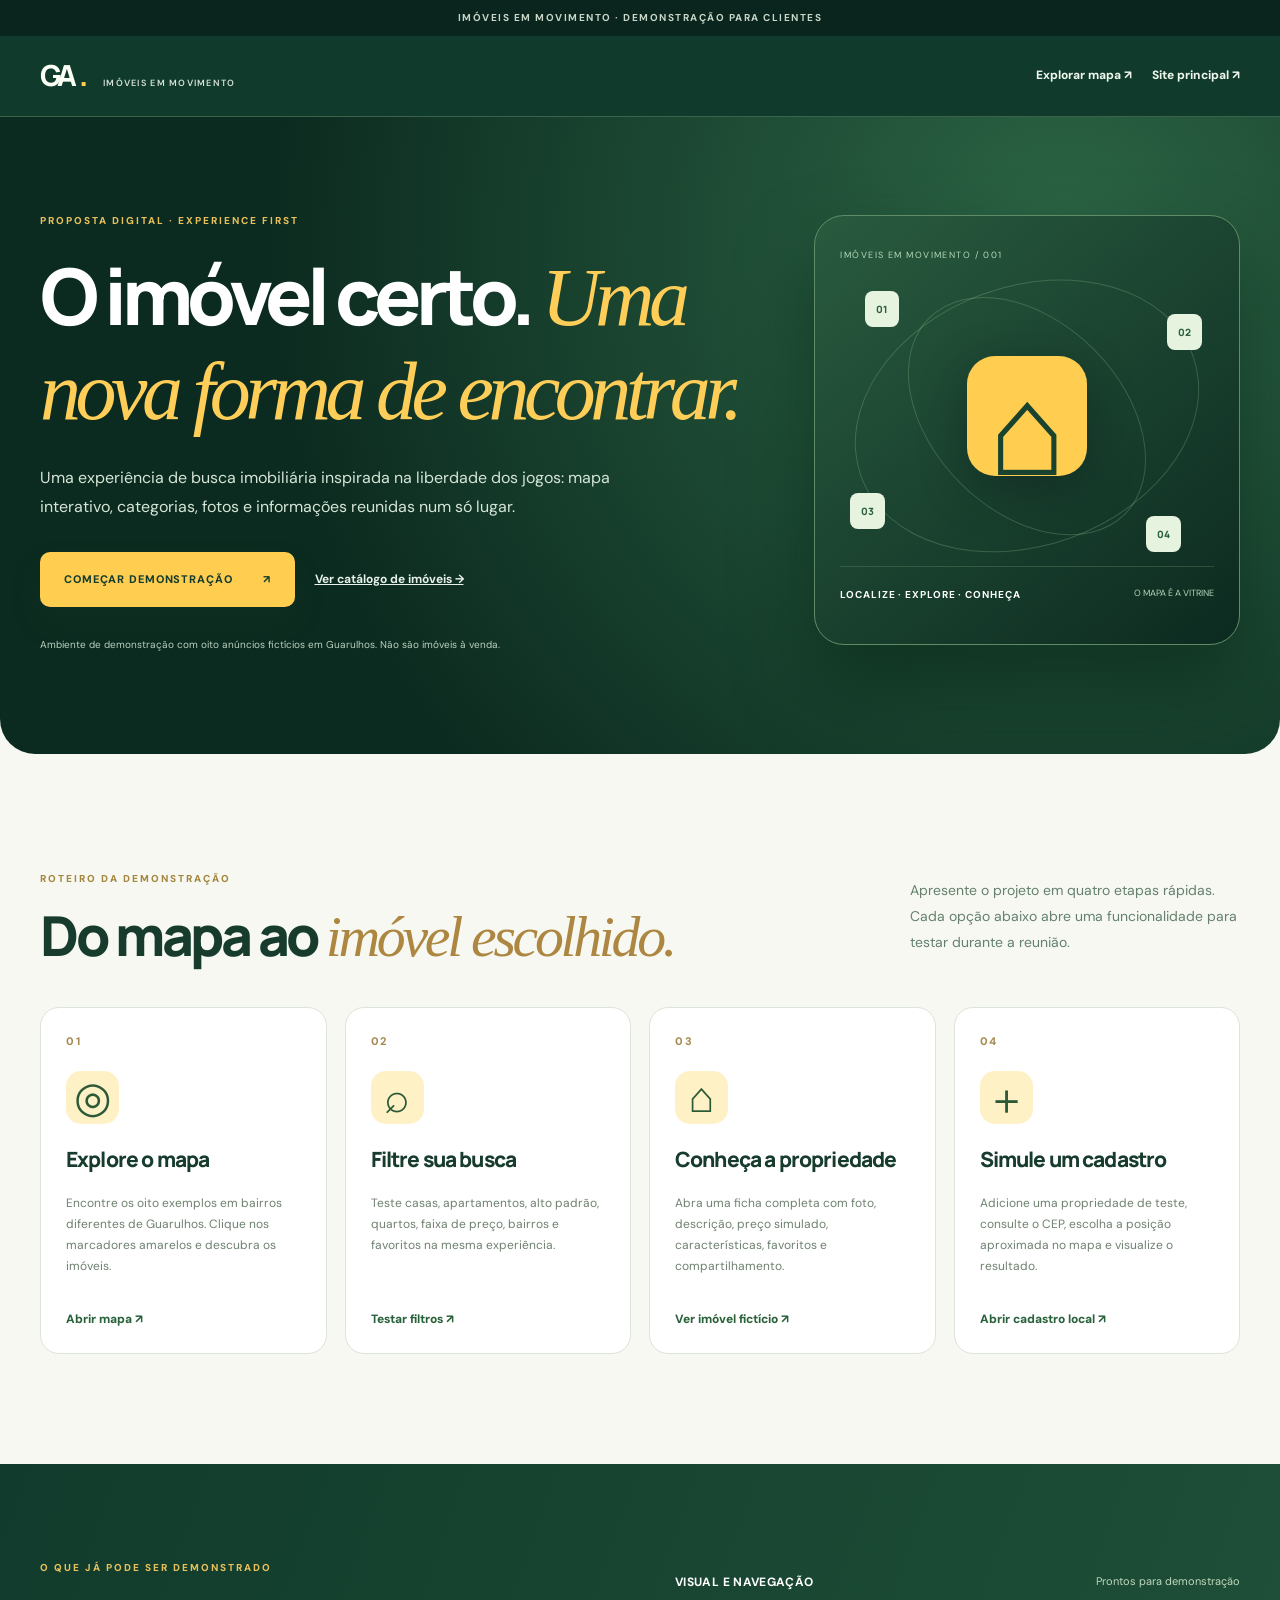
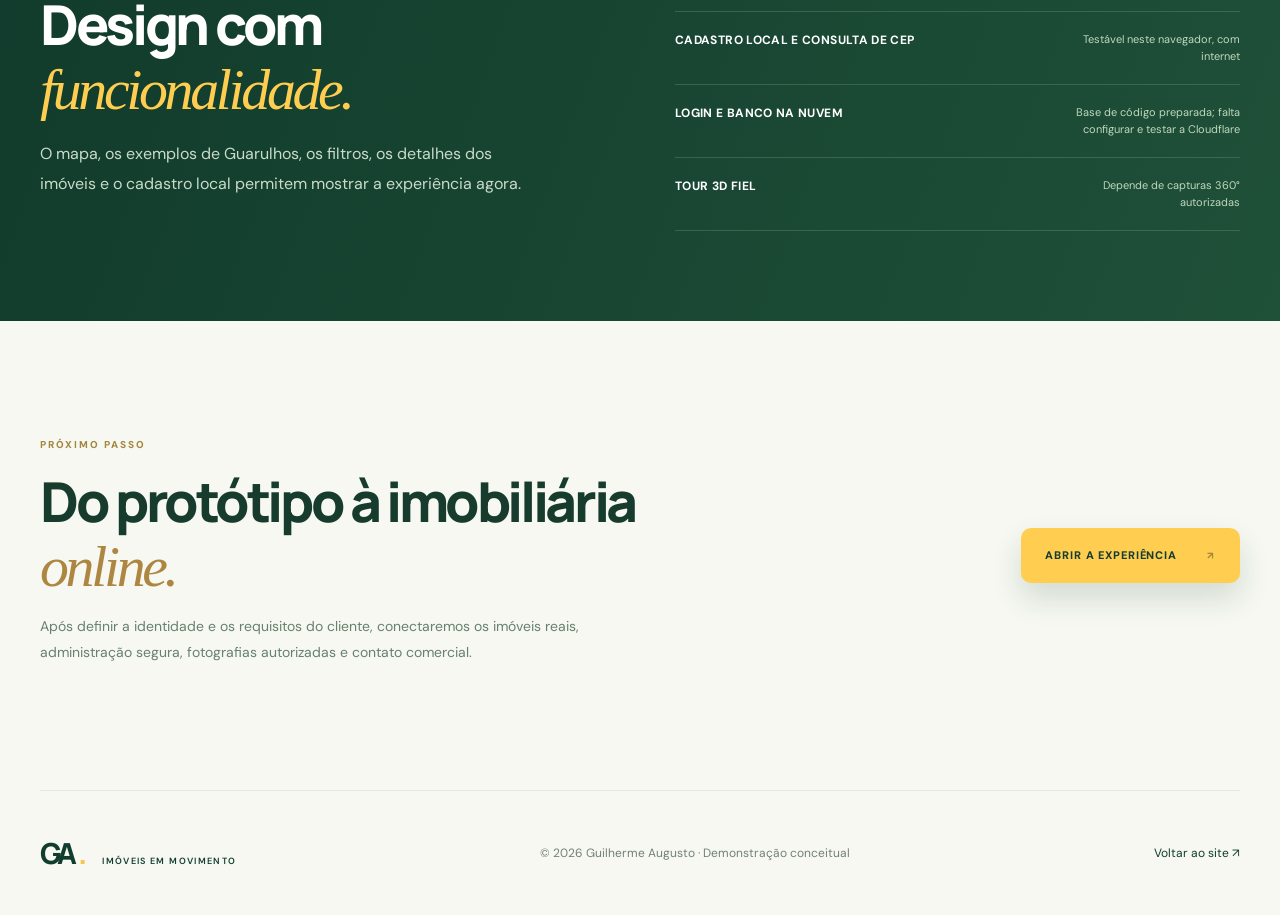
<file: apresentacao.html>
<!doctype html><html lang="pt-BR"><head><meta charset="utf-8"><meta name="viewport" content="width=device-width,initial-scale=1"><meta name="theme-color" content="#103b2c">
<meta name="robots" content="noindex,nofollow"><title>Apresentação ao Cliente | Imóveis em Movimento</title>
<link rel="icon" href="assets/favicon.svg" type="image/svg+xml"><link rel="stylesheet" href="css/styles.css"><link rel="stylesheet" href="css/showcase.css"><link rel="stylesheet" href="css/realty-theme.css"><link rel="stylesheet" href="css/apresentacao.css"><script defer src="js/app.js"></script></head>
<body class="meeting-page"><a class="skip" href="#main">Ir ao conteúdo</a><div class="announcement">IMÓVEIS EM MOVIMENTO · DEMONSTRAÇÃO PARA CLIENTES</div>
<header class="nav-shell"><div class="wrap nav"><a href="index.html" class="logo">GA<span>.</span><small>IMÓVEIS EM MOVIMENTO</small></a><nav class="meeting-nav"><a href="mapa.html">Explorar mapa ↗</a><a href="index.html">Site principal ↗</a></nav></div></header>
<main id="main">
<section class="meeting-hero"><div class="wrap meeting-hero-grid"><div><span class="meeting-kicker">PROPOSTA DIGITAL · EXPERIENCE FIRST</span><h1>O imóvel certo. <em>Uma nova forma de encontrar.</em></h1><p>Uma experiência de busca imobiliária inspirada na liberdade dos jogos: mapa interativo, categorias, fotos e informações reunidas num só lugar.</p><div class="meeting-actions"><a class="meeting-primary" href="mapa.html">COMEÇAR DEMONSTRAÇÃO <span>↗</span></a><a href="imoveis.html">Ver catálogo de imóveis →</a></div><small>Ambiente de demonstração com oito anúncios fictícios em Guarulhos. Não são imóveis à venda.</small></div><div class="meeting-stat-display"><span>IMÓVEIS EM MOVIMENTO / 001</span><div class="meeting-orbit"><strong>⌂</strong><i>01</i><i>02</i><i>03</i><i>04</i></div><div class="meeting-stat-caption"><strong>LOCALIZE · EXPLORE · CONHEÇA</strong><span>O MAPA É A VITRINE</span></div></div></div></section>
<section class="wrap meeting-steps"><div class="meeting-heading"><div><span>ROTEIRO DA DEMONSTRAÇÃO</span><h2>Do mapa ao <em>imóvel escolhido.</em></h2></div><p>Apresente o projeto em quatro etapas rápidas. Cada opção abaixo abre uma funcionalidade para testar durante a reunião.</p></div>
<div class="meeting-grid">
<article><span class="meeting-number">01</span><div class="meeting-icon">◎</div><h3>Explore o mapa</h3><p>Encontre os oito exemplos em bairros diferentes de Guarulhos. Clique nos marcadores amarelos e descubra os imóveis.</p><a href="mapa.html">Abrir mapa ↗</a></article>
<article><span class="meeting-number">02</span><div class="meeting-icon">⌕</div><h3>Filtre sua busca</h3><p>Teste casas, apartamentos, alto padrão, quartos, faixa de preço, bairros e favoritos na mesma experiência.</p><a href="mapa.html">Testar filtros ↗</a></article>
<article><span class="meeting-number">03</span><div class="meeting-icon">⌂</div><h3>Conheça a propriedade</h3><p>Abra uma ficha completa com foto, descrição, preço simulado, características, favoritos e compartilhamento.</p><a href="imovel.html?id=teste-maia">Ver imóvel fictício ↗</a></article>
<article><span class="meeting-number">04</span><div class="meeting-icon">＋</div><h3>Simule um cadastro</h3><p>Adicione uma propriedade de teste, consulte o CEP, escolha a posição aproximada no mapa e visualize o resultado.</p><a href="cadastrar.html">Abrir cadastro local ↗</a></article>
</div></section>
<section class="meeting-progress"><div class="wrap meeting-progress-grid"><div><span>O QUE JÁ PODE SER DEMONSTRADO</span><h2>Design com <em>funcionalidade.</em></h2><p>O mapa, os exemplos de Guarulhos, os filtros, os detalhes dos imóveis e o cadastro local permitem mostrar a experiência agora.</p></div><div class="meeting-progress-list"><div><strong>VISUAL E NAVEGAÇÃO</strong><span>Prontos para demonstração</span></div><div><strong>CADASTRO LOCAL E CONSULTA DE CEP</strong><span>Testável neste navegador, com internet</span></div><div><strong>LOGIN E BANCO NA NUVEM</strong><span>Base de código preparada; falta configurar e testar a Cloudflare</span></div><div><strong>TOUR 3D FIEL</strong><span>Depende de capturas 360° autorizadas</span></div></div></div></section>
<section class="meeting-final wrap"><div><span>PRÓXIMO PASSO</span><h2>Do protótipo à imobiliária <em>online.</em></h2><p>Após definir a identidade e os requisitos do cliente, conectaremos os imóveis reais, administração segura, fotografias autorizadas e contato comercial.</p></div><a href="mapa.html" class="meeting-primary">ABRIR A EXPERIÊNCIA <span>↗</span></a></section>
</main><footer><div class="wrap footer-row"><a href="index.html" class="logo footer-logo">GA<span>.</span><small>IMÓVEIS EM MOVIMENTO</small></a><span>© <span data-year></span> Guilherme Augusto · Demonstração conceitual</span><a href="index.html">Voltar ao site ↗</a></div></footer></body></html>
</file>
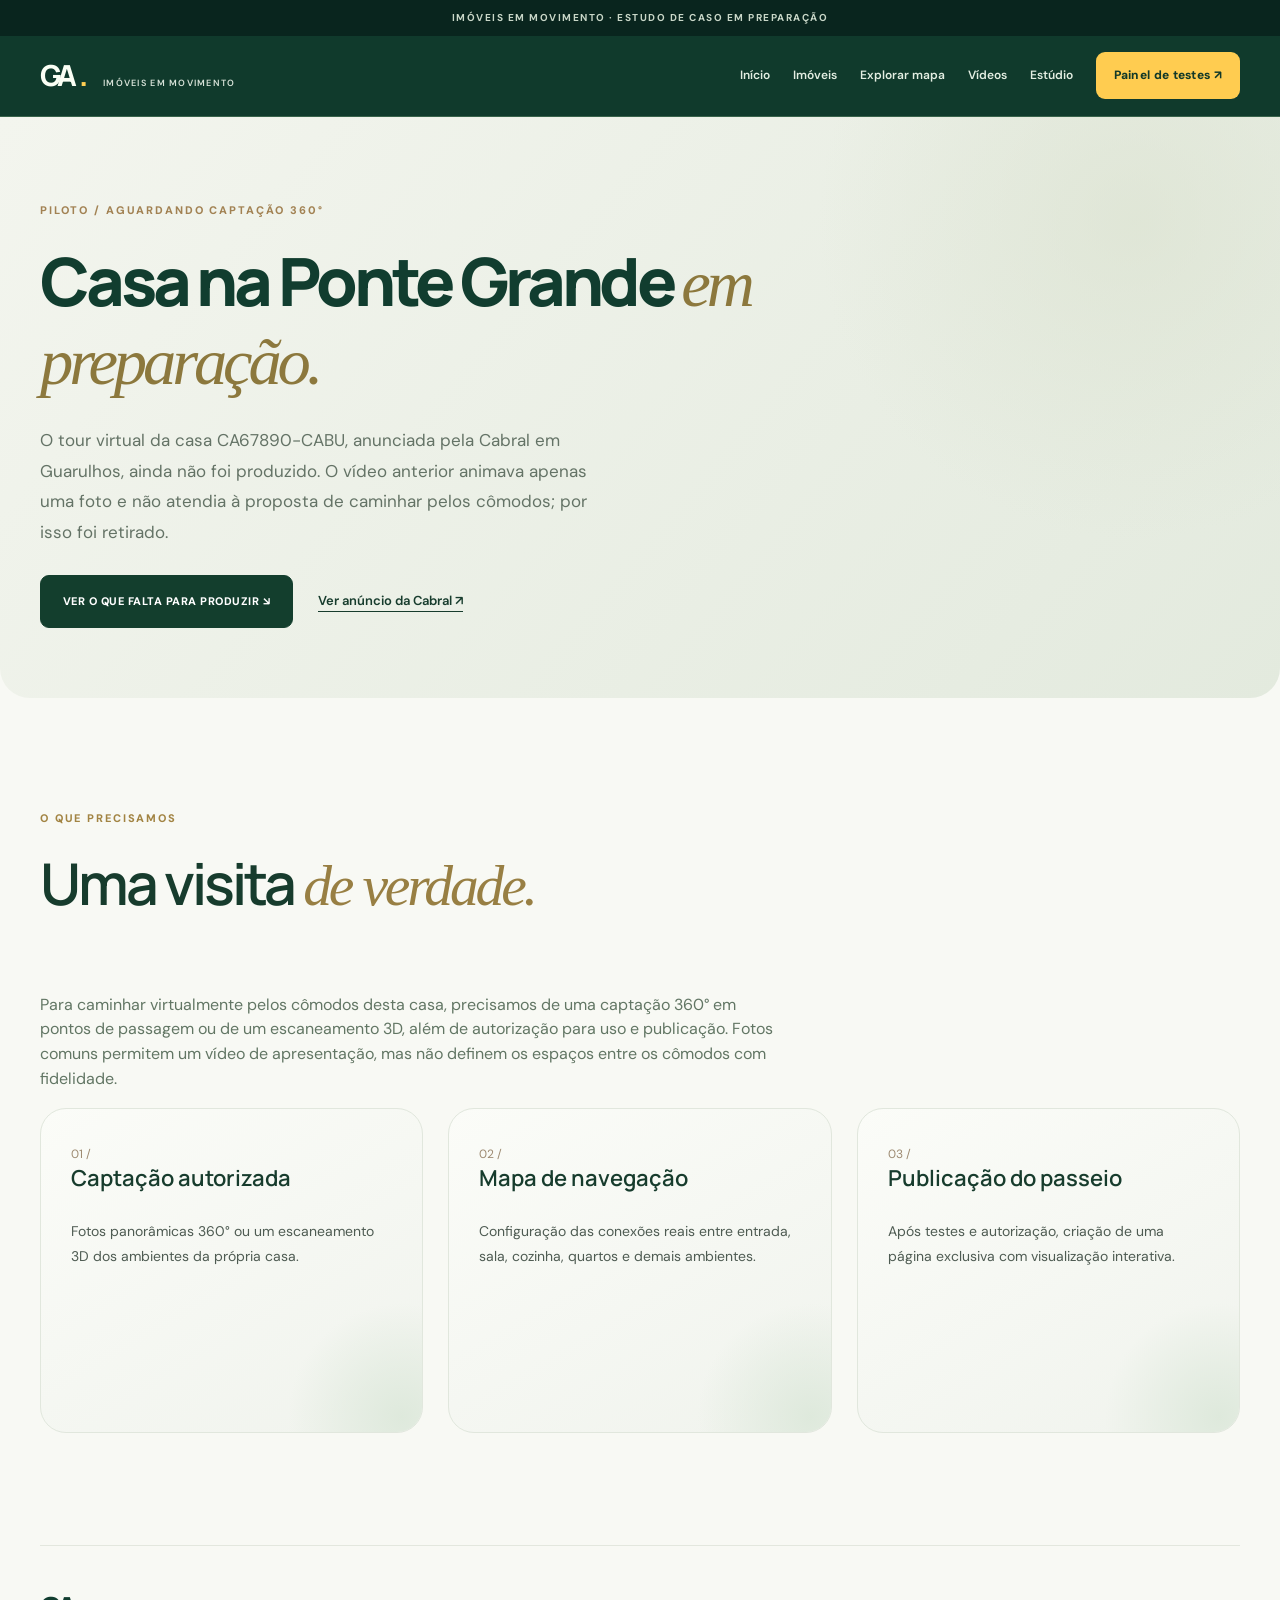
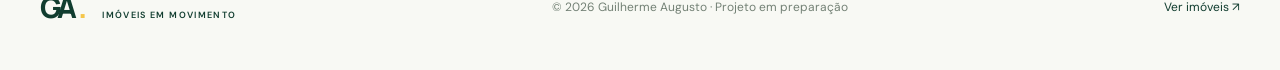
<file: cabral-ponte-grande.html>
<!doctype html><html lang="pt-BR"><head><meta charset="utf-8"><meta name="viewport" content="width=device-width,initial-scale=1"><meta name="theme-color" content="#102920"><meta name="description" content="Acompanhamento do piloto de tour virtual para a casa CA67890-CABU, da Cabral Negócios Imobiliários."><title>Casa Cabral — Tour em preparação | Imóveis em Movimento</title><link rel="icon" href="assets/favicon.svg" type="image/svg+xml"><link rel="stylesheet" href="css/styles.css"><link rel="stylesheet" href="css/showcase.css"><link rel="stylesheet" href="css/realty-theme.css"><script defer src="js/app.js"></script></head><body><a class="skip" href="#main">Ir ao conteúdo</a><div class="announcement">IMÓVEIS EM MOVIMENTO · ESTUDO DE CASO EM PREPARAÇÃO</div><header class="nav-shell"><div class="wrap nav"><a href="index.html" class="logo">GA<span>.</span><small>IMÓVEIS EM MOVIMENTO</small></a><button class="menu-toggle" aria-label="Abrir navegação" aria-expanded="false">☰</button><nav class="nav-links"><a href="index.html">Início</a><a href="imoveis.html">Imóveis</a><a href="mapa.html">Explorar mapa</a><a href="videos.html">Vídeos</a><a href="estudio.html">Estúdio</a><a href="cadastrar.html" class="nav-cta">Painel de testes ↗</a></nav></div></header><main id="main"><section class="page-hero"><div class="wrap"><div class="eyebrow">PILOTO / AGUARDANDO CAPTAÇÃO 360°</div><h1>Casa na Ponte Grande <em>em preparação.</em></h1><p>O tour virtual da casa CA67890-CABU, anunciada pela Cabral em Guarulhos, ainda não foi produzido. O vídeo anterior animava apenas uma foto e não atendia à proposta de caminhar pelos cômodos; por isso foi retirado.</p><div class="page-hero-actions"><a href="#requisitos" class="btn btn-dark">Ver o que falta para produzir ↘</a><a href="https://www.cabralimobiliaria.com/imovel/casa-guarulhos-2-quartos/CA67890-CABU" target="_blank" rel="noopener noreferrer" class="inline-link">Ver anúncio da Cabral ↗</a></div></div></section><section class="wrap section" id="requisitos"><div class="section-heading"><div><div class="eyebrow">O QUE PRECISAMOS</div><h2>Uma visita <em>de verdade.</em></h2></div></div><p style="max-width:740px;color:#627664">Para caminhar virtualmente pelos cômodos desta casa, precisamos de uma captação 360° em pontos de passagem ou de um escaneamento 3D, além de autorização para uso e publicação. Fotos comuns permitem um vídeo de apresentação, mas não definem os espaços entre os cômodos com fidelidade.</p><div class="service-grid"><article><span>01 /</span><h3>Captação autorizada</h3><p>Fotos panorâmicas 360° ou um escaneamento 3D dos ambientes da própria casa.</p></article><article><span>02 /</span><h3>Mapa de navegação</h3><p>Configuração das conexões reais entre entrada, sala, cozinha, quartos e demais ambientes.</p></article><article><span>03 /</span><h3>Publicação do passeio</h3><p>Após testes e autorização, criação de uma página exclusiva com visualização interativa.</p></article></div></section></main><footer><div class="wrap footer-row"><a href="index.html" class="logo footer-logo">GA<span>.</span><small>IMÓVEIS EM MOVIMENTO</small></a><span>© <span data-year></span> Guilherme Augusto · Projeto em preparação</span><a href="imoveis.html">Ver imóveis ↗</a></div></footer></body></html>
</file>
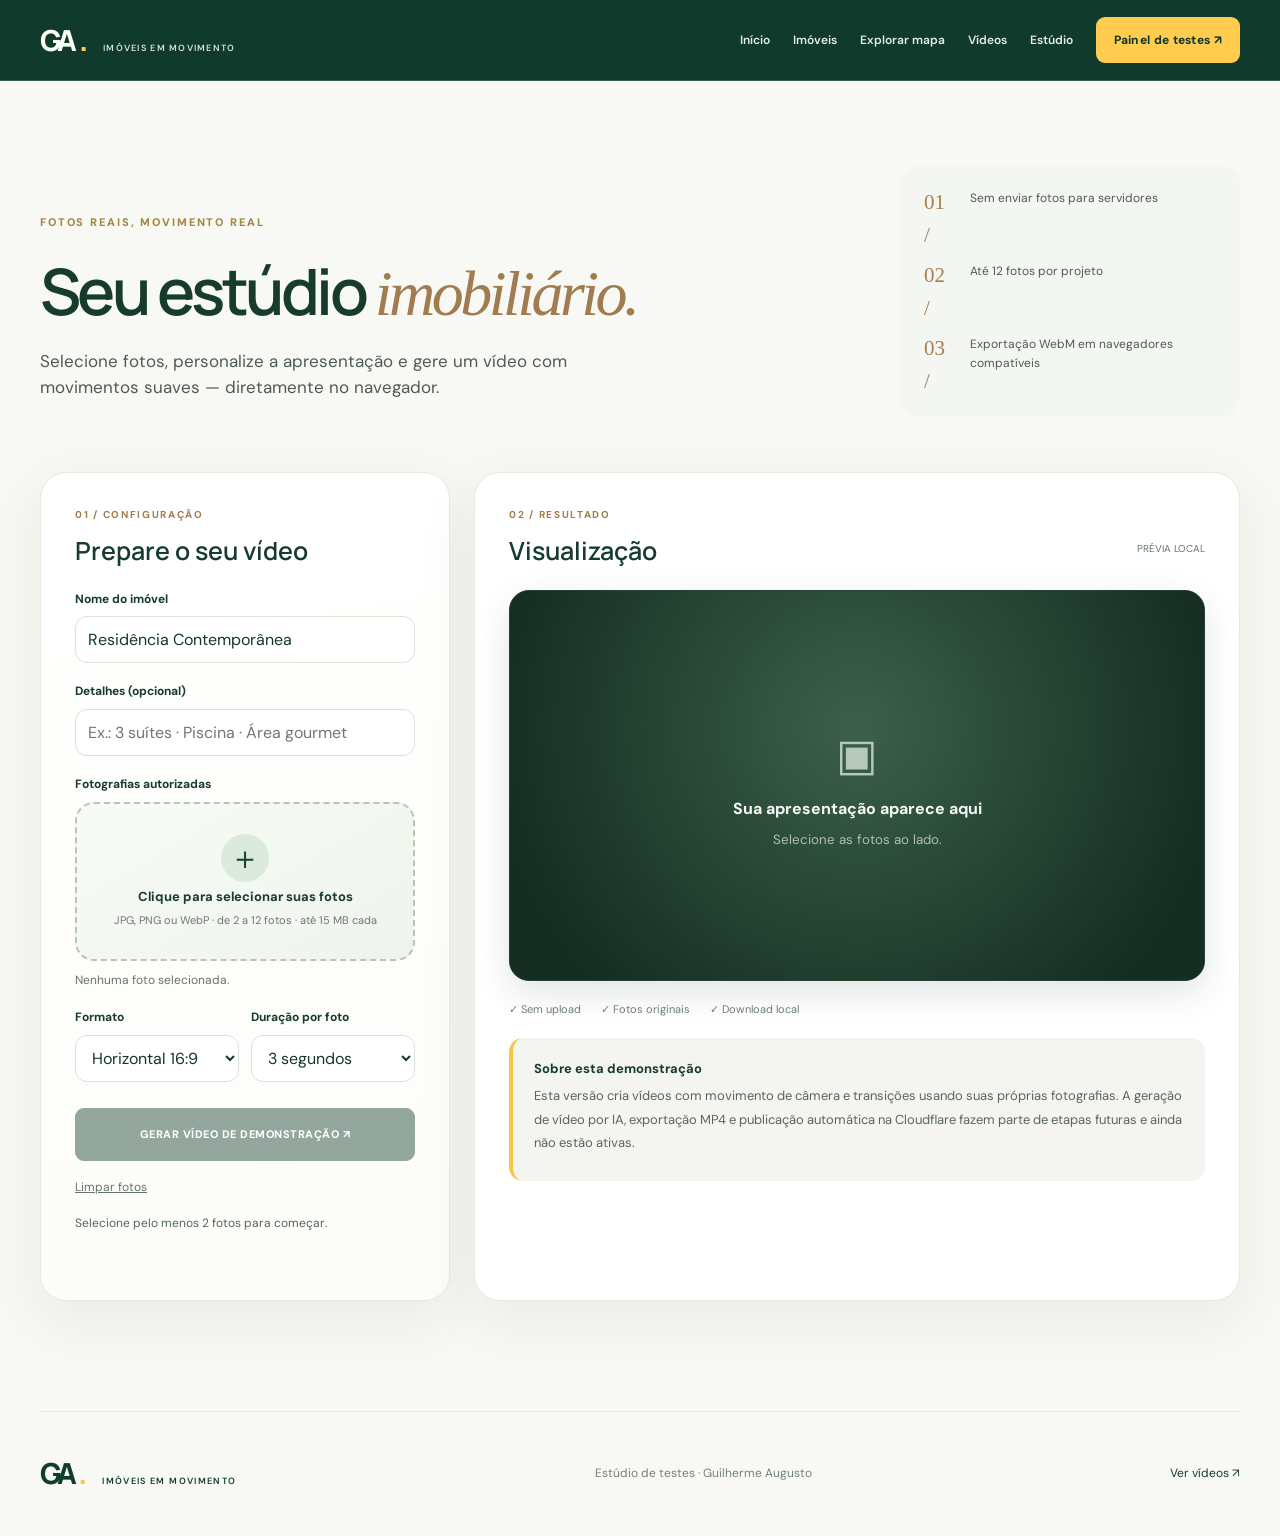
<file: estudio.html>
<!doctype html><html lang="pt-BR"><head><meta charset="utf-8"><meta name="viewport" content="width=device-width,initial-scale=1"><meta name="theme-color" content="#122821"><meta name="description" content="Experimente o estúdio de vídeos imobiliários com suas próprias fotos."><title>Estúdio de Vídeos | Imóveis em Movimento</title><link rel="icon" href="assets/favicon.svg" type="image/svg+xml"><link rel="stylesheet" href="css/styles.css"><link rel="stylesheet" href="css/showcase.css"><link rel="stylesheet" href="css/realty-theme.css"><script defer src="js/app.js"></script><script defer src="js/studio.js"></script></head><body>
<header class="nav-shell"><div class="wrap nav"><a class="logo" href="index.html">GA<span>.</span><small>IMÓVEIS EM MOVIMENTO</small></a><button class="menu-toggle" aria-label="Abrir navegação" aria-expanded="false">☰</button><nav class="nav-links" aria-label="Navegação principal"><a href="index.html">Início</a><a href="imoveis.html">Imóveis</a><a href="mapa.html">Explorar mapa</a><a href="videos.html">Vídeos</a><a href="estudio.html">Estúdio</a><a href="cadastrar.html" class="nav-cta">Painel de testes ↗</a></nav></div></header>
<main><section class="wrap studio-heading"><div><div class="eyebrow">FOTOS REAIS, MOVIMENTO REAL</div><h1>Seu estúdio <em>imobiliário.</em></h1><p>Selecione fotos, personalize a apresentação e gere um vídeo com movimentos suaves — diretamente no navegador.</p></div><div class="studio-mini"><span>01 /</span><p>Sem enviar fotos para servidores</p><span>02 /</span><p>Até 12 fotos por projeto</p><span>03 /</span><p>Exportação WebM em navegadores compatíveis</p></div></section>
<section class="wrap studio-grid"><div class="form-card"><div class="form-kicker">01 / CONFIGURAÇÃO</div><h2>Prepare o seu vídeo</h2><label for="title">Nome do imóvel</label><input id="title" maxlength="70" placeholder="Ex.: Casa no Jardim Maia" value="Residência Contemporânea"><label for="subtitle">Detalhes (opcional)</label><input id="subtitle" maxlength="95" placeholder="Ex.: 3 suítes · Piscina · Área gourmet"><label for="images">Fotografias autorizadas</label><div class="dropzone"><input id="images" type="file" accept="image/png,image/jpeg,image/webp" multiple aria-label="Selecionar fotografias"><div class="dropzone-decoration">＋</div><strong>Clique para selecionar suas fotos</strong><small>JPG, PNG ou WebP · de 2 a 12 fotos · até 15 MB cada</small></div><div id="picked" class="picked" aria-live="polite">Nenhuma foto selecionada.</div><div class="form-cols"><div><label for="ratio">Formato</label><select id="ratio"><option value="horizontal">Horizontal 16:9</option><option value="vertical">Vertical 9:16</option></select></div><div><label for="duration">Duração por foto</label><select id="duration"><option value="2">2 segundos</option><option value="3" selected>3 segundos</option><option value="4">4 segundos</option></select></div></div><button class="btn btn-dark render-btn" id="render" disabled>Gerar vídeo de demonstração ↗</button><button class="clear-btn" id="clear">Limpar fotos</button><p id="status" class="status" role="status">Selecione pelo menos 2 fotos para começar.</p><div id="progress" class="progress" hidden><div id="fill"></div></div></div>
<div class="preview-card"><div class="preview-head"><div><div class="form-kicker">02 / RESULTADO</div><h2>Visualização</h2></div><span>PRÉVIA LOCAL</span></div><div id="frame" class="video-frame horizontal"><canvas id="canvas" width="1280" height="720" aria-label="Prévia do vídeo"></canvas><div id="empty" class="empty-preview"><span>▣</span><strong>Sua apresentação aparece aqui</strong><small>Selecione as fotos ao lado.</small></div></div><div id="ready" class="render-result" hidden><strong>Vídeo gerado com sucesso</strong><p>Confira o resultado antes de compartilhar. O vídeo não contém áudio.</p><video id="playback" controls playsinline></video><a id="download" class="btn btn-dark" download="imovel-em-movimento.webm">Baixar vídeo WebM ↓</a></div><div class="studio-features"><span>✓ Sem upload</span><span>✓ Fotos originais</span><span>✓ Download local</span></div><div class="info-note"><strong>Sobre esta demonstração</strong><p>Esta versão cria vídeos com movimento de câmera e transições usando suas próprias fotografias. A geração de vídeo por IA, exportação MP4 e publicação automática na Cloudflare fazem parte de etapas futuras e ainda não estão ativas.</p></div></div></section></main>
<footer><div class="wrap footer-row"><a href="index.html" class="logo footer-logo">GA<span>.</span><small>IMÓVEIS EM MOVIMENTO</small></a><span>Estúdio de testes · Guilherme Augusto</span><a href="videos.html">Ver vídeos ↗</a></div></footer></body></html>
</file>
<file: css/styles.css>
@import url('https://fonts.googleapis.com/css2?family=DM+Sans:wght@400;500;600;700&family=Manrope:wght@400;500;600;700;800&display=swap');
:root{--dark:#102920;--green:#1a372d;--ink:#1b2b25;--text:#4e5b52;--gold:#bb9563;--sand:#f5f2eb;--line:#dadbd2;--white:#fff;--radius:4px}
*{box-sizing:border-box}html{scroll-behavior:smooth}body{margin:0;font-family:'DM Sans',Arial,sans-serif;background:#fff;color:var(--ink);line-height:1.55}button,input,select{font:inherit}img{max-width:100%;display:block}a{color:inherit;text-decoration:none}button{cursor:pointer}.wrap{width:min(1220px,calc(100% - 80px));margin-inline:auto}.skip{position:absolute;left:-9999px}.skip:focus{left:15px;top:15px;background:white;padding:12px;z-index:1000}.announcement{background:var(--dark);color:#e9ede7;font-size:10px;letter-spacing:.19em;text-align:center;padding:10px 12px}.announcement span{opacity:.58}.nav-shell{background:#fff;position:relative;z-index:20;border-bottom:1px solid #e9ebe5}.nav{height:84px;display:flex;align-items:center;justify-content:space-between;gap:20px}.logo{font-family:Manrope,sans-serif;font-weight:800;font-size:29px;letter-spacing:-.1em;display:inline-flex;align-items:baseline;gap:4px;white-space:nowrap}.logo span{color:var(--gold)}.logo small{font-family:'DM Sans',sans-serif;font-weight:600;letter-spacing:.15em;font-size:9px;margin-left:14px}.nav-links{display:flex;align-items:center;gap:32px;font-size:13px;font-weight:600}.nav-links a:not(.nav-cta):hover{color:#b08a58}.nav-cta{background:var(--dark);color:white!important;padding:13px 20px;letter-spacing:.04em;font-size:12px}.menu-toggle{display:none;border:0;background:transparent;font-size:23px}.hero{min-height:740px;display:grid;align-items:center;position:relative;color:#fff;overflow:hidden}.hero-visual{position:absolute;inset:0;background-image:url('https://images.unsplash.com/photo-1600585154340-be6161a56a0c?w=1900&q=90&fit=crop');background-size:cover;background-position:center;transform:scale(1.045);animation:heroMove 18s ease-in-out infinite alternate}@keyframes heroMove{to{transform:scale(1.105)}}.hero-shade{position:absolute;inset:0;background:linear-gradient(90deg,rgba(6,20,15,.82),rgba(9,23,17,.35) 72%,rgba(9,23,17,.15))}.hero-inner{z-index:1;position:relative;padding:110px 0}.eyebrow{font-size:11px;font-weight:700;letter-spacing:.24em;color:#9a774a;margin-bottom:24px}.eyebrow.light{color:#e0c3a0}.hero h1,.section h2,.studio-heading h1{font-family:Manrope,sans-serif;font-weight:600;letter-spacing:-.055em;line-height:1.13}.hero h1{font-size:clamp(56px,6.4vw,104px);max-width:870px;margin:0 0 24px}.hero h1 em,.section h2 em,.studio-heading h1 em{font-family:Georgia,serif;font-weight:400}.hero p{font-size:18px;max-width:550px;line-height:1.75;color:#f4f0e9}.hero-actions{display:flex;align-items:center;gap:32px;margin-top:32px}.btn{display:inline-flex;align-items:center;justify-content:space-between;gap:30px;padding:17px 22px;font-weight:700;font-size:13px;min-height:52px;border:1px solid transparent;transition:transform .2s,background .2s}.btn:hover{transform:translateY(-2px)}.btn-light{background:#fff;color:var(--dark)}.btn-dark{background:var(--dark);color:#fff;border:1px solid var(--dark)}.btn-outline{border:1px solid var(--dark);color:var(--dark);background:#fff}.quiet-link{color:#fff;border-bottom:1px solid #bbb;letter-spacing:.05em;font-size:13px}.hero-note{margin-top:115px;font-size:10px;letter-spacing:.17em;opacity:.75}.hero-vertical{position:absolute;right:25px;top:50%;transform:translateY(-50%);writing-mode:vertical-rl;z-index:2;font-size:10px;letter-spacing:.15em;color:#eee}.section{padding-top:112px;padding-bottom:112px}.section h2{font-size:clamp(38px,4.5vw,67px);margin:0 0 24px}.section-intro{display:grid;grid-template-columns:150px 1fr 260px;gap:60px}.section-index{color:#a4a9a2;font-size:11px;letter-spacing:.12em}.intro-copy{max-width:620px}.intro-copy p{font-size:17px;max-width:500px;color:var(--text)}.intro-counters{display:flex;flex-direction:column;gap:20px;padding-top:10px}.intro-counters div{display:flex;align-items:center;gap:15px;border-bottom:1px solid var(--line);padding:10px 0}.intro-counters strong{color:var(--gold);font-family:Georgia,serif;font-size:33px;font-weight:400}.intro-counters span{font-size:13px;color:var(--text)}.showcase{background:var(--sand)}.section-heading{display:flex;justify-content:space-between;align-items:end;gap:50px;margin-bottom:50px}.section-heading p{max-width:335px;color:var(--text);font-size:15px}.project-grid{display:grid;grid-template-columns:1fr 1fr;gap:32px}.project-image{height:420px;position:relative;display:block;overflow:hidden;background:#bec7bd}.project-image img{height:100%;width:100%;object-fit:cover;transition:transform .75s}.project-image:hover img{transform:scale(1.08)}.project-label{position:absolute;bottom:20px;left:22px;background:#fff;padding:9px 13px;font-size:10px;letter-spacing:.11em}.project-meta{display:flex;align-items:center;justify-content:space-between;padding:22px 0}.project-meta h3{font:600 23px Manrope,sans-serif;margin:0 0 3px}.project-meta p{margin:0;color:var(--text);font-size:12px}.round-arrow{border:1px solid #adb5a8;border-radius:50%;width:43px;height:43px;display:grid;place-items:center;font-size:21px}.feature-strip{border-top:1px solid var(--line);padding-top:28px;margin-top:40px;display:flex;justify-content:space-between;gap:15px;flex-wrap:wrap;color:#697469;font-size:10px;letter-spacing:.13em}.service-grid{display:grid;grid-template-columns:repeat(3,1fr);gap:25px}.service-grid article{background:var(--sand);padding:36px 30px;min-height:325px;display:flex;flex-direction:column}.service-grid article>span{color:#9d8a71;font-size:12px}.service-icon{font-family:Georgia,serif;font-size:50px;color:var(--green);margin:17px 0 6px}.service-grid h3{font:600 22px Manrope,sans-serif;margin:0 0 12px}.service-grid p{color:var(--text);font-size:14px;line-height:1.8}.process{background:var(--dark);color:#fff}.process-layout{display:grid;grid-template-columns:1.1fr 1fr;gap:110px}.process h2{font-size:clamp(38px,4vw,60px)}.steps>div{display:grid;grid-template-columns:50px 1fr;gap:24px;border-bottom:1px solid #50685b;padding:17px 0}.steps span{font-family:Georgia,serif;font-size:27px;color:var(--gold)}.steps p{color:#dce5dd;margin:3px 0;font-size:16px}.invitation{text-align:center;max-width:900px}.invitation h2{max-width:760px;margin:0 auto 24px}.invitation p{max-width:570px;margin:0 auto 28px;color:var(--text)}.actions-center{display:flex;gap:14px;justify-content:center;flex-wrap:wrap}.footer-row{border-top:1px solid var(--line);display:flex;align-items:center;justify-content:space-between;gap:20px;min-height:125px;color:#738175;font-size:12px}.footer-logo{color:var(--dark)}.footer-row>a:last-child{color:var(--dark)}.property-hero{height:520px;position:relative;display:flex;align-items:end;color:#fff}.property-hero:after{content:"";position:absolute;inset:0;background:linear-gradient(0deg,rgba(12,35,24,.75),transparent 80%)}.property-hero>img{position:absolute;width:100%;height:100%;object-fit:cover}.property-title{position:relative;z-index:1;padding-bottom:65px}.property-title h1{font:600 clamp(42px,6vw,75px) Manrope,sans-serif;margin:0}.property-title p{font-size:18px}.property-overview{display:grid;grid-template-columns:1fr 1fr;gap:80px}.property-overview p{color:var(--text);line-height:1.9;margin-bottom:28px}.gallery{padding-top:0;display:grid;grid-template-columns:2fr 1fr;gap:18px}.gallery img{width:100%;height:300px;object-fit:cover}.gallery img:first-child{grid-row:span 2;height:618px}.studio-heading{display:grid;grid-template-columns:1fr 340px;align-items:end;gap:60px;padding-top:85px;padding-bottom:55px}.studio-heading h1{font-size:clamp(48px,5vw,77px);margin:0 0 15px}.studio-heading p{max-width:600px;color:var(--text);font-size:17px}.studio-mini{display:grid;grid-template-columns:32px 1fr;gap:8px 14px}.studio-mini span{font-family:Georgia,serif;color:#a67f50;font-size:21px}.studio-mini p{font-size:12px;margin:3px 0;color:var(--text)}.studio-grid{display:grid;grid-template-columns:410px minmax(0,1fr);gap:24px;margin-bottom:110px}.form-card,.preview-card{border:1px solid var(--line);padding:34px;background:#fff;min-width:0}.form-kicker{font-size:10px;color:#a07c50;letter-spacing:.17em;font-weight:700}.form-card h2,.preview-card h2{font:600 25px Manrope,sans-serif;margin:10px 0 22px}.form-card label{display:block;font-size:12px;font-weight:700;margin:19px 0 8px}.form-card input:not([type=file]),select{height:47px;width:100%;border:1px solid #d1d8d0;padding:0 12px;background:white;color:var(--ink);outline-color:#768f7e}.dropzone{position:relative;border:1px dashed #9bb0a0;padding:22px 16px;text-align:center;background:#f6f8f4;display:flex;flex-direction:column;align-items:center;gap:5px;overflow:hidden}.dropzone input{position:absolute;inset:0;opacity:0;cursor:pointer;width:100%;height:100%}.dropzone-decoration{font-size:32px;color:var(--green)}.dropzone strong{font-size:13px}.dropzone small{font-size:11px;color:#6b786f}.picked{font-size:12px;color:#657467;margin-top:10px;max-height:130px;overflow-y:auto}.picked .photo-entry{display:flex;align-items:center;justify-content:space-between;padding:5px 0;border-bottom:1px solid #e8ebe6;gap:15px}.picked .photo-entry button{border:0;background:#e9eae6;padding:3px 7px}.form-cols{display:grid;grid-template-columns:1fr 1fr;gap:12px}.render-btn{width:100%;margin-top:26px}.render-btn:disabled{opacity:.45;cursor:not-allowed}.clear-btn{margin-top:12px;background:transparent;border:0;padding:5px 0;color:#657469;text-decoration:underline;font-size:12px}.status{font-size:12px;color:#53665a;min-height:40px}.progress{height:7px;background:#dce5d9;border-radius:10px;overflow:hidden}.progress>div{height:100%;background:#5e9073;width:0;transition:width .3s}.preview-head{display:flex;align-items:center;justify-content:space-between;gap:15px}.preview-head>span{font-size:10px;color:#637669}.video-frame{position:relative;background:#142b22;border:1px solid #244232;display:flex;justify-content:center;align-items:center;overflow:hidden;width:100%;max-height:590px;aspect-ratio:16/9}.video-frame.vertical{aspect-ratio:9/16;max-width:335px;margin-inline:auto}.video-frame canvas{width:100%;height:100%;object-fit:contain;display:block}.empty-preview{position:absolute;inset:0;background:radial-gradient(circle at 50% 40%,#314d3f,#142a22);display:flex;flex-direction:column;align-items:center;justify-content:center;text-align:center;color:#f6faf6;gap:8px;padding:15px}.empty-preview>span{font-size:44px;color:#b5c8bb}.empty-preview strong{font-size:16px}.empty-preview small{color:#b0beaf}.studio-features{display:flex;gap:20px;flex-wrap:wrap;color:#708272;font-size:11px;margin:20px 0}.info-note{background:#f4f5f0;padding:21px;border-left:3px solid var(--gold);font-size:13px}.info-note p{color:#58675c;line-height:1.8;margin:5px 0}.render-result{margin-top:26px}.render-result>strong{color:#255e39}.render-result p{font-size:13px;color:#71806e}.render-result video{width:100%;max-height:380px;background:#111}.render-result a{margin-top:12px;width:100%}
@media(max-width:1000px){.section-intro{grid-template-columns:1fr 1fr;gap:35px}.section-index{grid-column:1/-1}.studio-grid{grid-template-columns:1fr}.studio-heading{grid-template-columns:1fr}.studio-mini{max-width:400px}.process-layout{gap:50px}.wrap{width:min(1220px,calc(100% - 45px))}}@media(max-width:690px){.wrap{width:calc(100% - 34px)}.nav{height:73px}.logo{font-size:25px}.logo small{font-size:8px;margin-left:9px}.menu-toggle{display:block}.nav-links{display:none;position:absolute;left:0;right:0;top:73px;flex-direction:column;background:white;padding:25px;align-items:stretch;box-shadow:0 15px 25px #0001;gap:23px}.nav-links.open{display:flex}.nav-links.always{display:flex;position:static;box-shadow:none;padding:0;width:auto;gap:8px}.nav-links.always>a:not(.nav-cta){font-size:11px}.nav-links.always .nav-cta{display:none}.hero{min-height:620px}.hero-inner{padding:65px 0}.hero h1{font-size:clamp(48px,11vw,69px)}.hero p{font-size:15px}.hero-note{margin-top:80px}.hero-vertical{display:none}.hero-actions{align-items:flex-start;flex-direction:column;gap:25px}.section{padding-top:75px;padding-bottom:75px}.section h2{font-size:clamp(36px,8vw,47px)}.section-intro{grid-template-columns:1fr}.intro-counters{flex-direction:row;flex-wrap:wrap}.intro-counters div{min-width:120px}.section-heading{display:block}.section-heading p{max-width:none}.project-grid,.service-grid,.process-layout,.property-overview,.gallery{grid-template-columns:1fr}.project-image{height:310px}.process-layout{gap:30px}.gallery img,.gallery img:first-child{height:260px;grid-row:auto}.footer-row{flex-direction:column;align-items:flex-start;padding:25px 0;gap:8px}.property-hero{height:400px}.studio-heading{padding-top:55px;padding-bottom:25px}.studio-grid{margin-bottom:65px}.form-card,.preview-card{padding:18px}.preview-head>span{display:none}.announcement{font-size:8px}.announcement span{display:none}}@media(prefers-reduced-motion:reduce){*,*:before,*:after{scroll-behavior:auto!important;animation:none!important;transition:none!important}}
/* =============================================================
   V3 — interface editorial e organica / 11 nov 2026
   Camada visual: nao altera a logica do estudio.
   ============================================================= */
:root{
  --radius:22px;
  --gold:#b48a59;
  --sand:#f5f4f0;
  --line:#e1e4dc;
}
body{background:#fdfcf9}
button,a,input,select{transition:background-color .22s ease,border-color .22s ease,box-shadow .22s ease,transform .28s ease}
:focus-visible{outline:3px solid #be9965;outline-offset:4px}
.nav-shell{background:rgba(255,255,255,.97);box-shadow:0 8px 40px rgba(24,48,37,.035)}
.nav-cta,.btn{border-radius:999px}
.nav-cta:hover,.btn-dark:hover{background:#285743}
.btn-light{box-shadow:0 15px 40px rgba(0,0,0,.12)}
.hero{min-height:min(780px,calc(100svh - 114px));margin:0 18px;border-radius:0 0 38px 38px;box-shadow:0 24px 64px rgba(22,44,32,.14);isolation:isolate}
.hero-shade{background:linear-gradient(100deg,rgba(6,24,17,.84) 0%,rgba(7,28,20,.55) 53%,rgba(15,30,22,.19) 100%)}
.hero-visual{border-radius:inherit}
.hero h1{letter-spacing:-.065em;text-wrap:balance}
.hero h1 em{color:#ecd9b8}
.hero p{color:#f7f7f2}
.hero-note{border-top:1px solid rgba(255,255,255,.26);max-width:470px;padding-top:16px}
.section-intro{position:relative}
.intro-counters div{border-bottom:1px solid #dfe3d9}
.section-heading h2 em,.section-intro h2 em,.invitation h2 em{color:#9a7447}
.showcase{background:linear-gradient(155deg,#f2f1eb 0%,#f9f8f4 85%);border-radius:42px 42px 0 0}
.project-image{border-radius:26px;box-shadow:0 12px 35px rgba(11,35,24,.10);isolation:isolate}
.project-image img{filter:saturate(.94)}
.project-image:after{content:"";position:absolute;inset:50% 0 0;background:linear-gradient(0deg,rgba(0,0,0,.22),transparent);pointer-events:none}
.project-label{border-radius:999px;z-index:1;box-shadow:0 5px 22px #0002}
.project-card{transition:transform .28s ease}
.project-card:hover{transform:translateY(-7px)}
.project-meta{gap:12px}
.round-arrow{background:#fff;border:0;box-shadow:0 8px 24px rgba(10,40,23,.08);transition:transform .25s,background-color .25s}
.round-arrow:hover{transform:translate(3px,-3px);background:#f4e7d4}
.service-grid article{position:relative;background:linear-gradient(150deg,#fbfcf8,#f0f3ed);border:1px solid #e1e7dd;border-radius:26px;overflow:hidden;transition:transform .3s,box-shadow .3s,border-color .3s}
.service-grid article:after{content:"";position:absolute;right:-95px;bottom:-100px;width:230px;height:230px;background:radial-gradient(circle,#dee9dc,transparent 70%);pointer-events:none}
.service-grid article:hover{transform:translateY(-8px);box-shadow:0 22px 55px rgba(33,66,45,.10);border-color:#b6caba}
.service-icon{position:relative;z-index:1}
.process{background:radial-gradient(circle at 80% 10%,#315440 0%,#102920 51%);border-radius:40px 40px 0 0}
.invitation{position:relative}
.actions-center .btn{min-width:200px}
.footer-row{border-top:1px solid #e3e7de}
.property-hero{margin:0 18px;border-radius:0 0 34px 34px;overflow:hidden}
.gallery img{border-radius:20px;box-shadow:0 12px 30px rgba(10,35,25,.09)}
.studio-heading h1 em{color:#a07c50}
.form-card,.preview-card{border:1px solid #e5e9df;border-radius:26px;box-shadow:0 18px 60px rgba(22,47,32,.07);overflow:hidden}
.form-card{background:linear-gradient(170deg,#fff 0%,#fcfdf9 100%)}
.preview-card{background:#fff}
.form-card input:not([type=file]),.form-card select{border-radius:12px;border-color:#dce2d8;background:#fff}
.dropzone{border-radius:19px;border:2px dashed #b6c6b4;background:linear-gradient(150deg,#f8fbf5,#eef4ed);padding:30px 14px;transition:background .25s,border-color .25s}
.dropzone:hover{background:#ecf5e9;border-color:#80a388}
.dropzone-decoration{border-radius:50%;width:48px;height:48px;display:grid;place-items:center;background:#dbeadd}
.render-btn{justify-content:center}
.video-frame{border-radius:20px;background:#142b22;box-shadow:0 12px 35px rgba(20,43,34,.12)}
.video-frame.vertical{border-radius:24px}
.empty-preview{background:radial-gradient(circle at 50% 35%,#3b604a,#152d22 85%)}
.info-note{border-radius:14px;border-left:4px solid var(--gold)}
.render-result video{border-radius:12px}
.studio-mini{background:#f4f6f1;padding:20px 24px;border-radius:19px}
@media(max-width:690px){
  .hero{margin:0 8px;min-height:620px;border-radius:0 0 24px 24px}
  .showcase,.process{border-radius:25px 25px 0 0}
  .property-hero{margin:0 8px;border-radius:0 0 22px 22px}
  .project-image{border-radius:18px}
  .service-grid article,.form-card,.preview-card{border-radius:19px}
  .service-grid article:hover,.project-card:hover{transform:none}
  .studio-mini{padding:15px}
  .hero h1{font-size:clamp(44px,11vw,64px)}
  .nav .nav-links.always{gap:5px}
}
@media(prefers-reduced-motion:reduce){.project-card:hover,.service-grid article:hover{transform:none!important}}
</file>
<file: css/showcase.css>
/* V4 • Conteúdo editorial, vitrine, vídeos e painel demonstrativo */
:root{--ui-deep:#173329;--ui-soft:#eff3ec;--ui-cream:#faf8f4;--ui-muted:#67786b;--ui-gold:#b99460;--ui-border:#dfe5da}
[hidden]{display:none!important}
.page-hero{background:linear-gradient(115deg,#faf9f5,#f2f5ee);padding:85px 0 70px;position:relative;overflow:hidden;border-radius:0 0 44px 44px}
.page-hero:after{content:"";position:absolute;right:-180px;top:-220px;width:650px;height:650px;background:radial-gradient(circle,rgba(219,226,208,.65),transparent 69%);pointer-events:none}
.page-hero-grid{display:grid;grid-template-columns:1fr .87fr;gap:9%;align-items:center;position:relative;z-index:1}
.page-hero .eyebrow{color:#a28253;font-size:11px}
.page-hero h1,.compact-hero h1{font:600 clamp(44px,5.2vw,77px)/1.13 Manrope,sans-serif;letter-spacing:-.062em;max-width:770px;margin:0 0 26px;color:var(--dark)}
.page-hero h1 em,.compact-hero h1 em{font-family:Georgia,serif;font-weight:400;color:#9d7950}
.page-hero p{font-size:17px;line-height:1.8;max-width:550px;color:#647366;margin:0 0 28px}
.page-hero-visual{height:435px;border-radius:26px 95px 26px 26px;overflow:hidden;position:relative;box-shadow:0 25px 65px rgba(29,64,46,.16)}
.page-hero-visual img{width:100%;height:100%;object-fit:cover;transition:transform .8s}
.page-hero-visual:hover img{transform:scale(1.055)}
.page-hero-visual span{position:absolute;bottom:18px;left:20px;padding:9px 15px;background:#fff;color:#46614a;font-size:10px;letter-spacing:.13em;border-radius:999px}
.page-hero-actions{display:flex;gap:25px;align-items:center;flex-wrap:wrap}
.inline-link{border-bottom:1px solid currentColor;font-weight:600;font-size:13px}
.search-section,.video-collection{padding-top:96px;padding-bottom:110px}
.search-section-intro{display:flex;justify-content:space-between;align-items:end;gap:20px;margin-bottom:34px}
.search-section-intro h2{font:600 clamp(32px,3.6vw,47px) Manrope,sans-serif;letter-spacing:-.05em;margin:0}
.search-section-intro .eyebrow{margin-bottom:12px}
.search-section-intro>span{font-size:12px;color:var(--ui-muted);padding-bottom:7px}
.search-controls{display:grid;grid-template-columns:2fr 1fr;gap:16px;margin-bottom:37px}
.search-field{display:flex;flex-direction:column;gap:9px}
.search-field span{font-size:10px;letter-spacing:.15em;font-weight:700;color:#758877}
.search-field input,.search-field select{appearance:none;height:55px;padding:0 19px;border:1px solid #dbe4d9;background:#f9faf7;border-radius:14px;color:var(--ink);width:100%;font-size:14px;outline-color:#93aa94}
.search-field select{background-image:linear-gradient(45deg,transparent 50%,#49624d 50%),linear-gradient(135deg,#49624d 50%,transparent 50%);background-position:calc(100% - 22px) 24px,calc(100% - 17px) 24px;background-size:5px 5px,5px 5px;background-repeat:no-repeat}
.listing-grid{display:grid;grid-template-columns:repeat(3,minmax(0,1fr));gap:28px}
.listing-card{display:block;border-radius:22px;overflow:hidden;background:white;border:1px solid #e7ebe5;box-shadow:0 8px 28px rgba(21,50,31,.045);transition:transform .32s,box-shadow .32s}
.listing-card:hover{transform:translateY(-8px);box-shadow:0 21px 52px rgba(26,63,42,.14)}
.listing-photo{position:relative;height:280px;overflow:hidden;background:#dce5da}
.listing-photo img{width:100%;height:100%;object-fit:cover;transition:transform .7s}
.listing-card:hover .listing-photo img{transform:scale(1.07)}
.listing-chip{position:absolute;top:18px;left:17px;padding:7px 11px;border-radius:999px;background:rgba(255,255,255,.95);color:#345741;font-size:9px;font-weight:700;letter-spacing:.07em}
.listing-icon{position:absolute;right:17px;bottom:17px;width:40px;height:40px;border-radius:50%;background:#fff;display:grid;place-items:center;font-size:20px}
.listing-content{padding:24px 24px 22px}
.listing-eyebrow{font-size:10px;letter-spacing:.1em;color:#a08055;font-weight:700;text-transform:uppercase;margin-bottom:9px}
.listing-content h3{font:600 21px Manrope,sans-serif;letter-spacing:-.04em;margin:0 0 6px}
.listing-content>p{margin:0;color:#718073;font-size:13px;min-height:22px}
.listing-bottom{border-top:1px solid #e8eee7;display:flex;justify-content:space-between;gap:10px;margin-top:18px;padding-top:17px;font-size:11px;font-weight:700;color:#566f5b}
.listing-type{font-weight:500;color:#859183}
.notice-inline{background:#f1f5ef;border:1px solid #d9e4d5;border-radius:17px;margin-top:48px;padding:19px 24px;font-size:13px;line-height:1.8;color:#5d725f}
.notice-inline strong{color:#2b4e36}
.empty-results{text-align:center;padding:46px;background:#f6f7f3;border-radius:19px;color:#5d6e60}
.cta-section{background:linear-gradient(110deg,#153329,#345845);color:white;border-radius:28px;padding:49px 58px;margin-bottom:110px;display:flex;align-items:center;justify-content:space-between;gap:38px;position:relative;overflow:hidden}
.cta-section:before{content:"";position:absolute;right:10%;top:-115px;width:380px;height:380px;border:1px solid rgba(255,255,255,.13);border-radius:50%;pointer-events:none}
.cta-section>div,.cta-section>a{position:relative;z-index:1}
.cta-section span{color:#bbd1b8;font-size:10px;font-weight:700;letter-spacing:.16em}
.cta-section h2{font:500 clamp(26px,3.4vw,41px)/1.2 Manrope,sans-serif;letter-spacing:-.04em;max-width:720px;margin:11px 0 0}
.cta-section h2 em{font:italic 400 1.1em Georgia,serif;color:#e7d0ac}
.cta-section .btn{white-space:nowrap}
.video-tiles{display:grid;grid-template-columns:repeat(3,minmax(0,1fr));gap:28px}
.video-tile{border-radius:23px;overflow:hidden;border:1px solid #e4eae1;background:#fff;box-shadow:0 8px 26px rgba(22,54,32,.05)}
.video-teaser{width:100%;aspect-ratio:4/5;border:0;display:block;position:relative;background:#26382e;overflow:hidden;padding:0}
.video-teaser-visual{position:absolute;inset:0;overflow:hidden}
.video-teaser-visual img{position:absolute;inset:0;width:100%;height:100%;object-fit:cover;opacity:0;animation:showSlide 12s infinite ease-in-out}
.video-teaser-visual img:first-child{opacity:1}
@keyframes showSlide{0%{opacity:0;transform:scale(1.03)}4%{opacity:1}28%{opacity:1}34%{opacity:0;transform:scale(1.16)}100%{opacity:0;transform:scale(1.16)}}
.video-teaser:after{content:"";position:absolute;inset:0;background:linear-gradient(0deg,#0d2510a6,transparent 48%);pointer-events:none}
.video-play{position:absolute;top:50%;left:50%;transform:translate(-50%,-50%);width:69px;height:69px;border:1px solid #ffffffa6;backdrop-filter:blur(10px);background:#ffffff40;border-radius:50%;display:grid;place-items:center;color:white;font-size:20px;text-indent:3px;z-index:1;transition:transform .25s}
.video-teaser:hover .video-play{transform:translate(-50%,-50%) scale(1.12)}
.video-length{position:absolute;right:19px;bottom:20px;background:#fff;color:#31553c;font-size:11px;padding:6px 10px;border-radius:999px;z-index:1;font-weight:700}
.video-tile-info{display:flex;align-items:center;justify-content:space-between;gap:10px;padding:22px 20px}
.video-tile-info h3{font:600 20px Manrope,sans-serif;letter-spacing:-.035em;margin:0 0 5px}
.video-tile-info p{font-size:9px;letter-spacing:.1em;color:#88988a;margin:0}
.video-tile-info button{border:0;background:#eaf1e9;border-radius:999px;padding:10px 12px;color:#244b31;font-size:11px;font-weight:700;white-space:nowrap}
.modal-open{overflow:hidden}
.film-modal{position:fixed;inset:0;z-index:100;background:#091912a8;display:grid;place-items:center;padding:18px}
.film-backdrop{position:absolute;inset:0}
.film-panel{position:relative;width:min(960px,100%);max-height:95vh;overflow:auto;background:#fdfdfb;border-radius:24px;padding:23px;box-shadow:0 35px 110px #0007}
.film-top{display:flex;justify-content:space-between;align-items:center;gap:20px;padding:6px 5px 19px}
.film-top small{font-size:9px;letter-spacing:.16em;color:#9d8057}
.film-top h2{font:600 25px Manrope,sans-serif;margin:4px 0 0}
.film-top button{border:1px solid #dfe4dd;border-radius:50%;background:white;width:39px;height:39px;font-size:18px}
.film-screen{aspect-ratio:16/9;position:relative;overflow:hidden;border-radius:16px;background:#0c2819}
.film-screen>img{position:absolute;inset:0;width:100%;height:100%;object-fit:cover;transition:opacity .4s;will-change:transform}
.film-gradient{position:absolute;inset:40% 0 0;background:linear-gradient(0deg,#091c13b8,transparent)}
.film-caption{position:absolute;left:6%;bottom:10%;display:flex;flex-direction:column;gap:4px;color:#fff;pointer-events:none}
.film-caption span:first-child{font-size:10px;letter-spacing:.18em;color:#d9c0a0}
.film-caption strong{font:500 clamp(26px,4vw,46px) Manrope,sans-serif;letter-spacing:-.05em}
.film-caption span:last-child{font-size:13px}
.film-screen>button{position:absolute;right:5%;bottom:10%;background:#ffffff45;color:white;border:1px solid #ffffff99;backdrop-filter:blur(6px);height:45px;width:45px;border-radius:50%;cursor:pointer}
.film-controls{display:flex;align-items:center;gap:20px;padding:20px 3px 5px;color:#576657;font-size:11px}
.film-track{height:6px;background:#e0e7dc;flex:1;border-radius:999px;overflow:hidden}
.film-track div{height:100%;width:0;background:#bd995f}
.film-controls button{border:0;background:none;color:#315d3a;font-size:12px;font-weight:700;cursor:pointer}
.film-footnote{color:#718072;font-size:11px;margin:8px 4px}
.compact-hero{padding:66px 0 58px}
.compact-hero p{max-width:700px;margin:0}
.admin-shell{padding-top:58px;padding-bottom:100px}
.admin-status{background:#ebf2eb;border:1px solid #d4e3d4;border-radius:17px;padding:20px 24px;display:flex;justify-content:space-between;gap:20px;align-items:center;margin-bottom:28px}
.admin-status strong{font-size:14px;color:#2b593b;display:flex;align-items:center;gap:9px}
.admin-status p{font-size:12px;color:#607563;margin:8px 0 0;max-width:740px}
.admin-status>span{font-size:10px;color:#668369;letter-spacing:.08em;white-space:nowrap}
.status-indicator{width:9px;height:9px;border-radius:50%;background:#5ba66a;display:inline-block}
.admin-grid{display:grid;grid-template-columns:minmax(0,1.65fr) minmax(250px,.8fr);gap:27px;align-items:start}
.admin-form{background:white;border:1px solid #e2e8df;border-radius:25px;padding:34px;box-shadow:0 13px 38px rgba(26,48,32,.05)}
.form-heading{display:flex;justify-content:space-between;gap:12px;align-items:end;border-bottom:1px solid #e6ebe4;padding-bottom:22px;margin-bottom:22px}
.form-heading small,.sidebar-copy small{font-size:10px;letter-spacing:.13em;color:#a08057;font-weight:700}
.form-heading h2{font:600 27px Manrope,sans-serif;margin:5px 0 0}
.form-heading>span{color:#8c9789;font-size:11px}
.admin-form label{display:block;font-size:12px;font-weight:700;color:#526252;margin-bottom:19px}
.admin-form label>span{font-weight:400;color:#9ba599}
.field-grid{display:grid;grid-template-columns:1fr 1fr;gap:16px}
.field-grid.four{grid-template-columns:repeat(4,minmax(0,1fr))}
.admin-form input:not([type=file]),.admin-form select,.admin-form textarea{display:block;border:1px solid #dce5d9;border-radius:11px;padding:11px 13px;width:100%;margin-top:8px;font-size:14px;background:#fcfdfa;color:#1d3927;outline-color:#7d9e7c}
.admin-form input:not([type=file]),.admin-form select{height:48px}
.admin-form textarea{resize:vertical;min-height:100px}
.upload-zone{background:#f4f8f2;border:2px dashed #b5c5b5;border-radius:17px;padding:30px 20px;position:relative;display:flex;flex-direction:column;gap:8px;align-items:center;text-align:center;margin-top:10px}
.upload-zone input{position:absolute;inset:0;opacity:0;cursor:pointer}
.upload-icon{background:#e1ece0;width:54px;height:54px;display:grid;place-items:center;border-radius:50%;font-size:29px;color:#487a57}
.upload-zone small{font-weight:400;color:#829383}
.upload-preview{display:grid;grid-template-columns:repeat(5,minmax(0,1fr));gap:9px}
.upload-preview img{width:100%;height:90px;object-fit:cover;border-radius:11px}
.field-note{font-size:11px;color:#758674}
.admin-actions{display:flex;gap:13px;flex-wrap:wrap;margin-top:22px}
.admin-actions .btn{min-width:190px;justify-content:center}
.admin-message{font-size:12px;color:#2d7240;font-weight:600;min-height:21px}
.admin-message.error{color:#ae3030}
.sidebar-visual{height:275px;border-radius:22px 22px 0 0;overflow:hidden}
.sidebar-visual img{width:100%;height:100%;object-fit:cover}
.sidebar-copy{background:#f0f4ed;border-radius:0 0 22px 22px;padding:27px}
.sidebar-copy h3{font:600 26px/1.2 Manrope,sans-serif;letter-spacing:-.04em;margin:12px 0}
.sidebar-copy p{font-size:13px;line-height:1.75;color:#607365}
.sidebar-copy a{color:#315b3c;font-size:12px;font-weight:700;text-decoration:underline}
.my-list-head{display:flex;justify-content:space-between;align-items:end;margin:85px 0 25px}
.my-list-head .eyebrow{margin:0 0 8px}
.my-list-head h2{font:600 35px Manrope,sans-serif;margin:0}
.my-list-head>span{color:#859283;font-size:12px}
.my-properties{display:grid;gap:11px}
.my-property{display:grid;grid-template-columns:100px 1fr auto;gap:20px;align-items:center;padding:12px;border:1px solid #e0e7de;border-radius:16px}
.my-property>img{width:100px;height:76px;object-fit:cover;border-radius:10px}
.my-property strong{display:block;font-size:15px}
.my-property span{font-size:12px;color:#7f917f}
.my-actions{display:flex;gap:8px;align-items:center;flex-wrap:wrap}
.my-actions a,.my-actions button{border:1px solid #d3e1d4;background:#f3f7f1;padding:8px 12px;border-radius:999px;font-size:12px;color:#356143;cursor:pointer}
.my-actions .danger{background:#fff5f3;color:#aa3c36;border-color:#f2d4cf}
.no-properties{padding:30px;background:#f5f7f2;border-radius:16px;color:#7b897a;font-size:14px}
.detail-loading{padding:90px 0;text-align:center;color:#7e8b80}
.detail-hero{position:relative;min-height:540px;margin:0 18px;display:flex;align-items:end;overflow:hidden;border-radius:0 0 35px 35px;background:#284c35}
.detail-hero>img{position:absolute;inset:0;width:100%;height:100%;object-fit:cover}
.detail-overlay{position:absolute;inset:0;background:linear-gradient(0deg,rgba(7,25,15,.9),rgba(7,25,15,.05) 80%)}
.detail-hero-copy{position:relative;color:white;padding-bottom:70px}
.detail-hero-copy h1{font:600 clamp(42px,6vw,77px)/1.15 Manrope,sans-serif;letter-spacing:-.06em;margin:0}
.detail-hero-copy p{font-size:17px;color:#e6eee3}
.detail-status{display:inline-block;border:1px solid #ffffff8f;color:white;border-radius:999px;padding:7px 14px;font-size:10px;letter-spacing:.08em}
.detail-body{display:grid;grid-template-columns:minmax(0,1fr) 310px;gap:80px;padding-top:95px;padding-bottom:85px}
.detail-body h2{font:600 39px Manrope,sans-serif;margin:0 0 24px;letter-spacing:-.045em}
.detail-main>p{font-size:16px;color:#677966;line-height:1.85;max-width:730px}
.detail-stats{display:flex;gap:12px;flex-wrap:wrap;margin:45px 0 58px}
.detail-stats>div{background:#f3f6f0;border-radius:14px;padding:17px 20px;min-width:105px}
.detail-stats span{display:block;font-size:10px;color:#889686;letter-spacing:.08em}
.detail-stats strong{display:block;font-size:19px;margin-top:7px}
.detail-main h3{font:600 27px Manrope,sans-serif;letter-spacing:-.03em}
.detail-gallery{display:grid;grid-template-columns:1fr 1fr;gap:13px}
.detail-gallery img{width:100%;height:260px;object-fit:cover;border-radius:15px}
.detail-gallery img:first-child{grid-column:1/-1;height:390px}
.side-sticky{position:sticky;top:30px;background:#eff4ee;border-radius:22px;padding:30px}
.side-sticky>span{font-size:10px;letter-spacing:.15em;color:#8e7758}
.side-sticky h3{font:600 28px/1.25 Manrope,sans-serif;letter-spacing:-.045em;margin:14px 0}
.side-sticky p{font-size:14px;color:#647465;line-height:1.75}
.side-sticky .btn{width:100%;justify-content:center;margin:16px 0}
.side-sticky .inline-link{display:inline-block;margin-top:12px}
.quick-paths{display:grid;grid-template-columns:repeat(3,1fr);gap:19px;padding:35px 0 0}
.quick-paths a{display:flex;align-items:center;justify-content:space-between;gap:12px;padding:22px 23px;background:#f3f6f1;border:1px solid #e1e8dd;border-radius:18px;font-size:14px;font-weight:700;color:#295038;transition:transform .25s,background .25s}
.quick-paths a:hover{transform:translateY(-4px);background:#e4eee4}
@media(max-width:1040px){.listing-grid,.video-tiles{grid-template-columns:repeat(2,minmax(0,1fr))}.page-hero-grid{gap:4%}.admin-grid{grid-template-columns:1fr 250px}.field-grid.four{grid-template-columns:repeat(2,1fr)}.detail-body{grid-template-columns:1fr 260px;gap:40px}}
@media(max-width:780px){.page-hero{padding:58px 0}.page-hero-grid{grid-template-columns:1fr;gap:35px}.page-hero-visual{height:315px}.admin-grid,.detail-body{grid-template-columns:1fr}.admin-side{display:none}.quick-paths{grid-template-columns:1fr}.cta-section{padding:36px 30px;display:block}.cta-section .btn{margin-top:25px}.admin-status{display:block}.admin-status>span{display:block;margin-top:12px}}
@media(max-width:580px){.page-hero{border-radius:0 0 24px 24px;padding:47px 0}.page-hero h1{font-size:47px}.page-hero p{font-size:15px}.page-hero-visual{height:270px;border-radius:18px 60px 18px 18px}.listing-grid,.video-tiles,.search-controls,.field-grid,.field-grid.four{grid-template-columns:1fr}.search-section,.video-collection{padding:65px 0}.listing-photo{height:255px}.search-section-intro{align-items:start;flex-direction:column;gap:6px}.cta-section{margin-bottom:70px;border-radius:20px}.admin-form{padding:22px 17px;border-radius:16px}.form-heading{align-items:start;flex-direction:column}.my-property{grid-template-columns:68px 1fr;gap:12px}.my-property>img{width:68px;height:68px}.my-actions{grid-column:1/-1}.upload-preview{grid-template-columns:repeat(3,1fr)}.film-panel{padding:13px;border-radius:16px}.film-screen{aspect-ratio:4/5}.film-caption{bottom:12%}.film-caption strong{font-size:25px}.film-controls{gap:9px}.film-top h2{font-size:20px}.film-top small{font-size:8px}.detail-hero{margin:0 7px;min-height:430px;border-radius:0 0 22px 22px}.detail-gallery{grid-template-columns:1fr}.detail-gallery img,.detail-gallery img:first-child{height:250px;grid-column:auto}.detail-body{padding-top:60px}.preview-card,.form-card{box-shadow:none}.video-teaser{aspect-ratio:4/3}}
@media(prefers-reduced-motion:reduce){.video-teaser-visual img{animation:none}.video-teaser-visual img:first-child{opacity:1}}
.listing-price{font-size:13px;color:#315c3b;font-weight:700}
/* Navegação consistente para a nova área Tour 360° */
@media(min-width:691px) and (max-width:1120px){.nav-links{gap:15px;font-size:12px}.nav .nav-cta{padding:12px 15px}.logo small{margin-left:8px;font-size:8px}}
@media(min-width:1121px){.nav-links{gap:23px}}
.quick-paths{grid-template-columns:repeat(4,minmax(0,1fr))}
.quick-paths a{padding:19px 17px;font-size:13px}
@media(max-width:1000px){.quick-paths{grid-template-columns:repeat(2,minmax(0,1fr))}}
@media(max-width:580px){.quick-paths{grid-template-columns:1fr}}

.detail-tour{border-top:1px solid #e0e9dd;padding:40px 0;margin:40px 0}
.detail-tour>p{font-size:13px;color:#66806a;line-height:1.7;margin:0 0 20px}
.detail-tour>h3{font:600 29px Manrope,sans-serif;letter-spacing:-.04em;margin:0 0 12px}
.detail-tour .btn{margin-bottom:17px}
.detail-tour .inline-link{display:inline-block;margin:16px 0}
.detail-tour-frame{aspect-ratio:16/9;background:#183b2c;border-radius:20px;overflow:hidden;box-shadow:0 13px 40px #142c241c}
.detail-tour-frame iframe{width:100%;height:100%;border:0}
@media(max-width:580px){.detail-tour-frame{aspect-ratio:4/5}}

.cabral-feature{background:linear-gradient(120deg,#eff5ed,#faf9f4);border:1px solid #dce5d9;border-radius:25px;padding:30px 36px;display:flex;align-items:center;justify-content:space-between;gap:34px;margin-top:36px;margin-bottom:16px}
.cabral-feature>div{max-width:760px}
.cabral-feature span{color:#98764e;letter-spacing:.11em;font-size:10px;font-weight:700}
.cabral-feature h2{font:600 clamp(24px,3vw,34px)/1.25 Manrope,sans-serif;letter-spacing:-.05em;margin:10px 0 7px}
.cabral-feature h2 em{font:italic 400 1em Georgia,serif;color:#a07b4f}
.cabral-feature p{font-size:13px;color:#69796b;line-height:1.7;margin:0}
.cabral-feature .btn{white-space:nowrap}
.cabral-feature-video{margin-top:45px;margin-bottom:0}
@media(max-width:710px){.cabral-feature{padding:23px;flex-direction:column;align-items:flex-start;gap:20px}.cabral-feature .btn{width:100%;justify-content:center}.cabral-feature-video{margin-top:25px}}

/* Ajuste de fase: somente tres atalhos operacionais enquanto o tour imersivo nao estiver pronto */
.quick-paths{grid-template-columns:repeat(3,minmax(0,1fr))}
@media(max-width:780px){.quick-paths{grid-template-columns:1fr}}

/* Mapa do Brasil: atalhos e navegacao estendida */
.quick-paths{grid-template-columns:repeat(4,minmax(0,1fr))}
.quick-paths a{padding:18px 15px;font-size:12px}
@media(min-width:691px) and (max-width:1200px){.nav-links{gap:13px;font-size:11px}.nav .nav-cta{padding:10px 13px}}
@media(max-width:1000px){.quick-paths{grid-template-columns:repeat(2,minmax(0,1fr))}}
@media(max-width:580px){.quick-paths{grid-template-columns:1fr}}

/* Ações reais de interesse na página do imóvel */
.detail-actions{display:flex;flex-direction:column;gap:9px;margin:15px 0}
.detail-actions button{background:#f4f7f0;border:1px solid #cddbcc;border-radius:10px;padding:13px 14px;font-size:12px;font-weight:800;color:#234c34;text-align:left}
.detail-actions button:hover{background:#e7f0e3}
.detail-actions button[aria-pressed="true"]{background:#fff4d5;border-color:#efcb65;color:#705020}
.detail-action-status{font-size:11px!important;min-height:20px;color:#436e49;line-height:1.65;margin:10px 0}
.side-sticky>small{display:block;font-size:11px;color:#7d8d7b;margin-top:17px}
</file>
<file: css/realty-theme.css>
/* Identidade Imóveis em Movimento · mapa como protagonista
   Referência de UX: categorias, marcadores e catálogo de imóveis do mercado de jogos.
   Arte, logos e assets próprios. Não usa conteúdo de jogos. */
:root{--dark:#113d2f;--green:#154734;--gold:#f5c64a;--sand:#eff0e8;--ink:#15372a;--line:#d6dfd2}
body{background:#f8f9f4;color:#173c2d}
.announcement{background:#09251e;color:#c9d7c8;font-weight:700;letter-spacing:.15em}
.nav-shell{background:#103a2c;box-shadow:none;border-bottom:1px solid #39634b}
.nav{height:80px}
.nav .logo{color:#fbfff5;font-weight:800;letter-spacing:-.09em}
.nav .logo span{color:#ffce52}
.nav .logo small{color:#d7e2d8;letter-spacing:.14em}
.nav-links{gap:23px;font-size:12px}
.nav-links a:not(.nav-cta){color:#e3eee2}
.nav-links a:not(.nav-cta):hover,.nav-links a[aria-current="page"]{color:#ffcc4f}
.nav-cta{background:#ffcc50!important;color:#123928!important;border-radius:9px;font-weight:800;letter-spacing:.025em;padding:14px 18px}
.nav-cta:hover{background:#ffe18b!important}
.menu-toggle{color:#fff}
.btn{border-radius:9px;font-weight:800;letter-spacing:.045em;text-transform:uppercase;font-size:11px;min-height:53px}
.btn-dark{background:#133e2d;border-color:#133e2d}
.btn-dark:hover{background:#226747}
.btn-light{background:#ffcb4f;border-color:#ffcb4f;color:#10372a;box-shadow:0 16px 36px #0b261b3b}
.btn-light:hover{background:#f9d879}
.eyebrow{color:#a28443;font-weight:800;letter-spacing:.17em}
.hero{margin:0;min-height:min(750px,calc(100svh - 110px));border-radius:0 0 30px 30px;box-shadow:none}
.hero-shade{background:linear-gradient(96deg,rgba(5,32,22,.94),rgba(4,29,22,.76) 52%,rgba(16,49,30,.18))}
.hero .hero-visual{animation:heroMove 24s ease-in-out infinite alternate}
.hero-inner{padding:92px 0 80px}
.hero h1{font-size:clamp(55px,6.7vw,108px);font-weight:800;max-width:940px;letter-spacing:-.076em;line-height:1.04}
.hero h1 em{font:italic 400 1.03em Georgia,serif;color:#ffce53}
.hero .eyebrow.light{color:#f2cc62}
.hero p{color:#e3eee6;max-width:615px;font-size:17px}
.hero-note{margin-top:89px;font-size:10px;max-width:590px;letter-spacing:.13em;color:#e7eadf}
.hero .home-hero-strip{display:flex;align-items:center;gap:10px;margin-top:26px;flex-wrap:wrap}
.home-hero-strip span{border:1px solid #a0b29a85;background:#1f4b3766;color:#e8f0e5;font-weight:700;letter-spacing:.09em;padding:9px 13px;border-radius:6px;font-size:9px}
.quick-paths{gap:14px;position:relative;z-index:1;margin-top:-29px!important;margin-bottom:70px!important}
.quick-paths a{background:#143e2e;color:#e9f0e4;border:1px solid #2b6345;border-radius:14px;box-shadow:0 12px 40px #204a2d29;padding:24px 19px!important;min-height:80px;font-weight:800!important;letter-spacing:.015em}
.quick-paths a:hover{background:#235b3d;transform:translateY(-4px)}
.quick-paths a span{color:#ffd66e}
.home-map-banner{display:grid;grid-template-columns:minmax(0,1fr) auto;align-items:center;gap:30px;background:#ffce50;border:1px solid #dcae31;border-radius:22px;padding:32px 40px;margin-bottom:45px}
.home-map-banner small{display:block;font-size:10px;letter-spacing:.16em;font-weight:800;color:#3a543b;margin-bottom:8px}
.home-map-banner h2{font:800 clamp(25px,3.3vw,43px)/1.1 Manrope,sans-serif;letter-spacing:-.065em;margin:0 0 9px;color:#133c2f}
.home-map-banner p{font-size:13px;margin:0;color:#425b43;line-height:1.65}
.home-map-banner a{display:inline-flex;align-items:center;gap:28px;border-radius:10px;background:#153f2f;color:#fff;font-size:11px;font-weight:800;letter-spacing:.055em;white-space:nowrap;padding:18px 22px;box-shadow:0 8px 26px #2d4b2433}
.home-map-banner a:hover{background:#236044}
.section-intro{padding-top:85px}
.intro-counters strong{color:#b38f44;font-weight:700}
.showcase{background:#f0f1e9;border-radius:30px 30px 0 0}
.section-heading h2 em,.section-intro h2 em,.invitation h2 em{color:#987f43}
.project-image{border-radius:18px}
.project-label{border-radius:7px;background:#ffce51;color:#19422e;font-weight:800}
.project-meta h3{font-weight:800}
.round-arrow{background:#153f2e;color:#fff}
.round-arrow:hover{background:#246345;color:#fff}
.page-hero{background:linear-gradient(130deg,#f3f5ee,#e3eade);border-radius:0 0 30px 30px}
.page-hero h1{font-weight:800}
.page-hero h1 em{color:#8c783d}
.page-hero .btn-dark{border-radius:9px}
.listing-card{border-radius:17px}
.listing-card .listing-chip{background:#ffce50;color:#20452c;border-radius:7px}
.listing-card .listing-content h3{font-weight:800}
.admin-form,.admin-side{border-radius:19px}
.admin-form .form-heading h2{font-weight:800}
.admin-shell .admin-status{border-radius:14px}
.nav-shell .nav-links.open{background:#123b2e;border:1px solid #31523a;box-shadow:0 18px 45px #092b2145}
.nav-shell .nav-links.open>a:not(.nav-cta){color:#e6efe3}
.nav-shell .nav-links.open>a[aria-current="page"]{color:#ffcf53}
:focus-visible{outline:3px solid #ffcc50;outline-offset:3px}
@media(max-width:1150px) and (min-width:691px){.nav-links{gap:11px;font-size:11px}.nav-cta{padding:11px 13px}.nav .logo small{margin-left:8px;font-size:8px}}
@media(max-width:850px){.home-map-banner{grid-template-columns:1fr;gap:17px}}
@media(max-width:690px){.hero{margin:0;min-height:600px;border-radius:0 0 20px 20px}.hero h1{font-size:clamp(48px,12vw,66px)}.hero-inner{padding:65px 0}.hero-note{margin-top:65px}.hero .home-hero-strip{gap:6px}.home-hero-strip span{padding:7px;font-size:8px}.quick-paths{margin-top:14px!important;margin-bottom:30px!important}.quick-paths a{min-height:64px;padding:17px!important}.home-map-banner{padding:24px;margin-bottom:15px}.home-map-banner a{white-space:normal;justify-content:space-between}.section-intro{padding-top:60px}.nav-shell .nav-links{top:74px}}
@media(prefers-reduced-motion:reduce){.hero .hero-visual{animation:none}}
</file>
<file: css/apresentacao.css>
.meeting-page{background:#f6f8f1}.meeting-nav{display:flex;gap:20px;align-items:center}.meeting-nav a{color:#eef5eb;font-size:12px;font-weight:800}.meeting-nav a:hover{color:#ffce53}
.meeting-hero{background:radial-gradient(circle at 83% 20%,#2c6545,#0c2b20 67%);color:#fff;padding:90px 0 100px;overflow:hidden;border-radius:0 0 35px 35px}
.meeting-hero-grid{display:grid;grid-template-columns:minmax(0,1.25fr) minmax(260px,.75fr);gap:65px;align-items:center}
.meeting-kicker,.meeting-heading>div>span,.meeting-progress-grid>div:first-child>span,.meeting-final span{color:#e7c05a;font-size:10px;font-weight:800;letter-spacing:.2em}
.meeting-hero h1{font:800 clamp(50px,6.1vw,90px)/1.06 Manrope,sans-serif;letter-spacing:-.07em;margin:20px 0 25px}
.meeting-hero h1 em,.meeting-steps h2 em,.meeting-progress h2 em,.meeting-final h2 em{font:italic 400 1.05em Georgia,serif;color:#ffce58}
.meeting-hero p{max-width:640px;color:#d5e5d7;line-height:1.8;font-size:16px}
.meeting-hero small{display:block;font-size:10px;color:#bbd1bf;max-width:530px;line-height:1.8;margin-top:29px}
.meeting-actions{display:flex;gap:20px;align-items:center;margin-top:30px;flex-wrap:wrap}
.meeting-actions>a:last-child{color:#e7f1e9;font-size:12px;font-weight:700;text-decoration:underline}
.meeting-primary{display:inline-flex;align-items:center;justify-content:space-between;gap:30px;background:#ffce51;color:#153c2e;border-radius:10px;font-size:11px;font-weight:800;padding:19px 24px;letter-spacing:.08em;box-shadow:0 15px 30px #153f2627}
.meeting-primary:hover{background:#ffe18a;transform:translateY(-2px)}
.meeting-stat-display{background:linear-gradient(140deg,#295b3f,#0c2a20);border:1px solid #608b67;border-radius:30px;padding:25px;min-height:430px;position:relative;box-shadow:0 40px 75px #06231380}
.meeting-stat-display>span{font-size:9px;letter-spacing:.16em;color:#b5d8b9}
.meeting-orbit{height:300px;display:grid;place-items:center;position:relative}
.meeting-orbit:before,.meeting-orbit:after{content:"";position:absolute;inset:20px 10px;border:1px solid #a9d3a13d;border-radius:50%;transform:rotate(-20deg)}
.meeting-orbit:after{inset:55px 48px;transform:rotate(45deg)}
.meeting-orbit strong{position:relative;z-index:1;width:120px;height:120px;background:#ffce51;color:#19432e;border-radius:28px;display:grid;place-items:center;font:130px Georgia,serif;box-shadow:0 14px 46px #091a1b66}
.meeting-orbit i{position:absolute;background:#e5f3df;color:#2b6140;border-radius:8px;font:800 10px Manrope,sans-serif;padding:11px}
.meeting-orbit i:nth-of-type(1){top:25px;left:25px}.meeting-orbit i:nth-of-type(2){top:48px;right:12px}.meeting-orbit i:nth-of-type(3){bottom:37px;left:10px}.meeting-orbit i:nth-of-type(4){bottom:14px;right:33px}
.meeting-stat-caption{display:flex;justify-content:space-between;gap:10px;flex-wrap:wrap;border-top:1px solid #668e6b5c;padding-top:20px}
.meeting-stat-caption strong{font-size:10px;letter-spacing:.09em}.meeting-stat-caption span{font-size:9px;color:#b4d4b6}
.meeting-steps{padding:110px 0}
.meeting-heading{display:flex;justify-content:space-between;gap:45px;align-items:end;margin-bottom:37px}
.meeting-heading>div>span,.meeting-final span{color:#a4863e}
.meeting-steps h2,.meeting-progress h2,.meeting-final h2{font:800 clamp(38px,4.3vw,61px)/1.17 Manrope,sans-serif;letter-spacing:-.06em;margin:13px 0 0}
.meeting-steps h2 em,.meeting-final h2 em{color:#ad8741}
.meeting-heading>p{font-size:14px;color:#65806e;max-width:330px;line-height:1.85}
.meeting-grid{display:grid;grid-template-columns:repeat(4,minmax(0,1fr));gap:18px}
.meeting-grid article{background:#fff;border:1px solid #dce5d9;border-radius:19px;padding:25px;display:flex;flex-direction:column;min-height:330px;transition:transform .2s,box-shadow .2s}
.meeting-grid article:hover{transform:translateY(-6px);box-shadow:0 14px 36px #26533324}
.meeting-number{color:#a68a52;font-size:11px;font-weight:800;letter-spacing:.14em}
.meeting-icon{width:53px;height:53px;border-radius:15px;display:grid;place-items:center;background:#fff1c6;color:#2c5a37;font:43px Georgia,serif;margin:21px 0}
.meeting-grid h3{font:800 21px Manrope,sans-serif;letter-spacing:-.04em;margin:0 0 8px}
.meeting-grid p{font-size:12px;color:#6e806f;line-height:1.75}
.meeting-grid a{margin-top:auto;color:#29613a;font-size:12px;font-weight:800;padding-top:21px}
.meeting-progress{background:linear-gradient(110deg,#113b2c,#1f5038);padding:90px 0;color:#fff}
.meeting-progress-grid{display:grid;grid-template-columns:1fr 1fr;gap:70px}
.meeting-progress h2 em{color:#ffce51}
.meeting-progress-grid>div:first-child>p{max-width:490px;color:#c9dbc9;line-height:1.85}
.meeting-progress-list>div{border-bottom:1px solid #658b6a6c;display:flex;justify-content:space-between;gap:18px;align-items:start;padding:19px 0}
.meeting-progress-list strong{font-size:12px;letter-spacing:.03em}.meeting-progress-list span{font-size:11px;color:#c0d8be;max-width:190px;text-align:right}
.meeting-final{display:flex;align-items:center;justify-content:space-between;gap:40px;padding:110px 0}
.meeting-final h2{max-width:690px}
.meeting-final p{max-width:600px;color:#67816e;font-size:14px;line-height:1.85}
.meeting-final .meeting-primary{white-space:nowrap}
@media(max-width:1100px){.meeting-grid{grid-template-columns:repeat(2,minmax(0,1fr))}.meeting-hero-grid{gap:25px}}
@media(max-width:740px){.meeting-hero{padding:65px 0}.meeting-hero-grid,.meeting-progress-grid{grid-template-columns:1fr}.meeting-stat-display{min-height:310px}.meeting-orbit{height:220px}.meeting-heading,.meeting-final{display:block}.meeting-steps{padding:70px 0}.meeting-progress{padding:70px 0}.meeting-final{padding:80px 0}.meeting-final .meeting-primary{margin-top:23px;white-space:normal}.meeting-nav{gap:9px}.meeting-nav a{font-size:10px}}
@media(max-width:520px){.meeting-hero h1{font-size:48px}.meeting-grid{grid-template-columns:1fr}.meeting-grid article{min-height:0}.meeting-progress-list>div{flex-direction:column;gap:8px}.meeting-progress-list span{text-align:left;max-width:none}.meeting-stat-display{padding:16px}.meeting-actions{align-items:start;flex-direction:column}}
</file>
